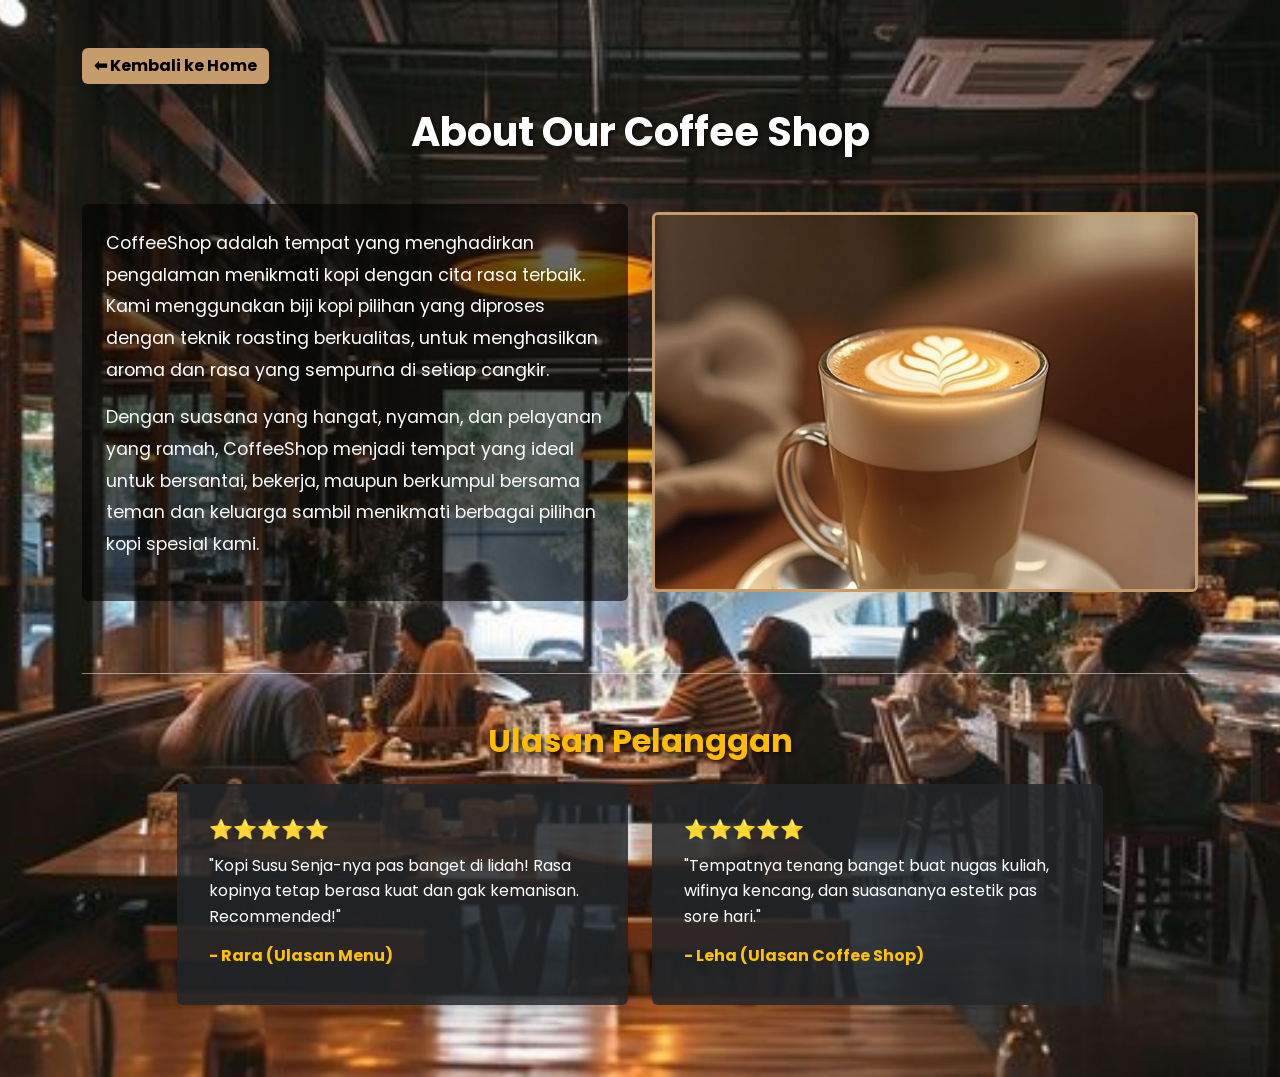
<file: about.html>
<!DOCTYPE html>
<html lang="id">
<head>
    <!-- Memperbaiki karakter aneh agar ikon panah dan bintang muncul normal -->
    <meta charset="UTF-8">
    <meta name="viewport" content="width=device-width, initial-scale=1.0">
    <title>About Us</title>

    <link href="https://cdn.jsdelivr.net/npm/bootstrap@5.3.2/dist/css/bootstrap.min.css" rel="stylesheet">
    <link rel="stylesheet" href="style.css">
</head>

<!-- Menggunakan class contact-bg dari style.css agar background otomatis memuat gambar cafe penuh -->
<body class="contact-bg">

<div class="container py-5">

    <a href="index.html" class="btn btn-warning mb-4 fw-bold">
        ⬅ Kembali ke Home
    </a>

    <h1 class="text-center text-white mb-5 fw-bold">About Our Coffee Shop</h1>

    <!-- LAYOUT ABOUT 2 KOLOM -->
    <div class="row align-items-center mb-5">

        <!-- Kolom Kiri: Berisi Teks Penjelasan dengan Background Transparan Gelap agar Mudah Dibaca -->
        <div class="col-md-6 mb-4">
            <div class="about-text p-4 rounded text-white" style="background: rgba(0, 0, 0, 0.75);">
                <p style="font-size: 1.1rem; line-height: 1.8;">
                    CoffeeShop adalah tempat yang menghadirkan pengalaman menikmati kopi dengan cita rasa terbaik. 
                    Kami menggunakan biji kopi pilihan yang diproses dengan teknik roasting berkualitas,
                    untuk menghasilkan aroma dan rasa yang sempurna di setiap cangkir.
                </p>
                <p style="font-size: 1.1rem; line-height: 1.8;" class="text-light mt-3">
                    Dengan suasana yang hangat, nyaman, dan pelayanan yang ramah, 
                    CoffeeShop menjadi tempat yang ideal untuk bersantai, bekerja, 
                    maupun berkumpul bersama teman dan keluarga sambil menikmati berbagai pilihan kopi spesial kami.
                </p>
            </div>
        </div>

        <!-- Kolom Kanan: Menampilkan Foto Produk Kopi dari Folder img Kamu -->
        <div class="col-md-6 mb-4">
            <img src="img/Caffe Latte Coffee.jpeg" alt="Caffe Latte Senja" class="img-fluid rounded shadow-lg" style="width: 100%; height: 380px; object-fit: cover; border: 3px solid #c69c6d;">
        </div>

    </div>

    <hr class="border-light my-5" style="opacity: 0.5;">

    <!-- SECTION ULASAN PELANGGAN -->
    <div class="row justify-content-center text-center text-white">
        <div class="col-12">
            <h2 class="fw-bold mb-4" style="color: #ffbc00; text-shadow: 2px 2px 4px rgba(0,0,0,0.8);">Ulasan Pelanggan</h2>
        </div>
        
        <!-- Box Ulasan 1: Tentang Menu Kopi -->
        <div class="col-md-5 mb-4">
            <div class="card text-white h-100 p-3 text-start border-0 shadow-lg" style="background: rgba(33, 37, 41, 0.85);">
                <div class="card-body">
                    <div class="text-warning mb-2" style="font-size: 1.2rem;">⭐⭐⭐⭐⭐</div>
                    <p class="card-text" style="font-size: 1rem; line-height: 1.6;">"Kopi Susu Senja-nya pas banget di lidah! Rasa kopinya tetap berasa kuat dan gak kemanisan. Recommended!"</p>
                    <h6 class="card-title fw-bold mt-3 text-warning">- Rara (Ulasan Menu)</h6>
                </div>
            </div>
        </div>
        
        <!-- Box Ulasan 2: Tentang Tempat / Coffee Shop -->
        <div class="col-md-5 mb-4">
            <div class="card text-white h-100 p-3 text-start border-0 shadow-lg" style="background: rgba(33, 37, 41, 0.85);">
                <div class="card-body">
                    <div class="text-warning mb-2" style="font-size: 1.2rem;">⭐⭐⭐⭐⭐</div>
                    <p class="card-text" style="font-size: 1rem; line-height: 1.6;">"Tempatnya tenang banget buat nugas kuliah, wifinya kencang, dan suasananya estetik pas sore hari."</p>
                    <h6 class="card-title fw-bold mt-3 text-warning">- Leha (Ulasan Coffee Shop)</h6>
                </div>
            </div>
        </div>
    </div>

</div>

</body>
</html>
</file>
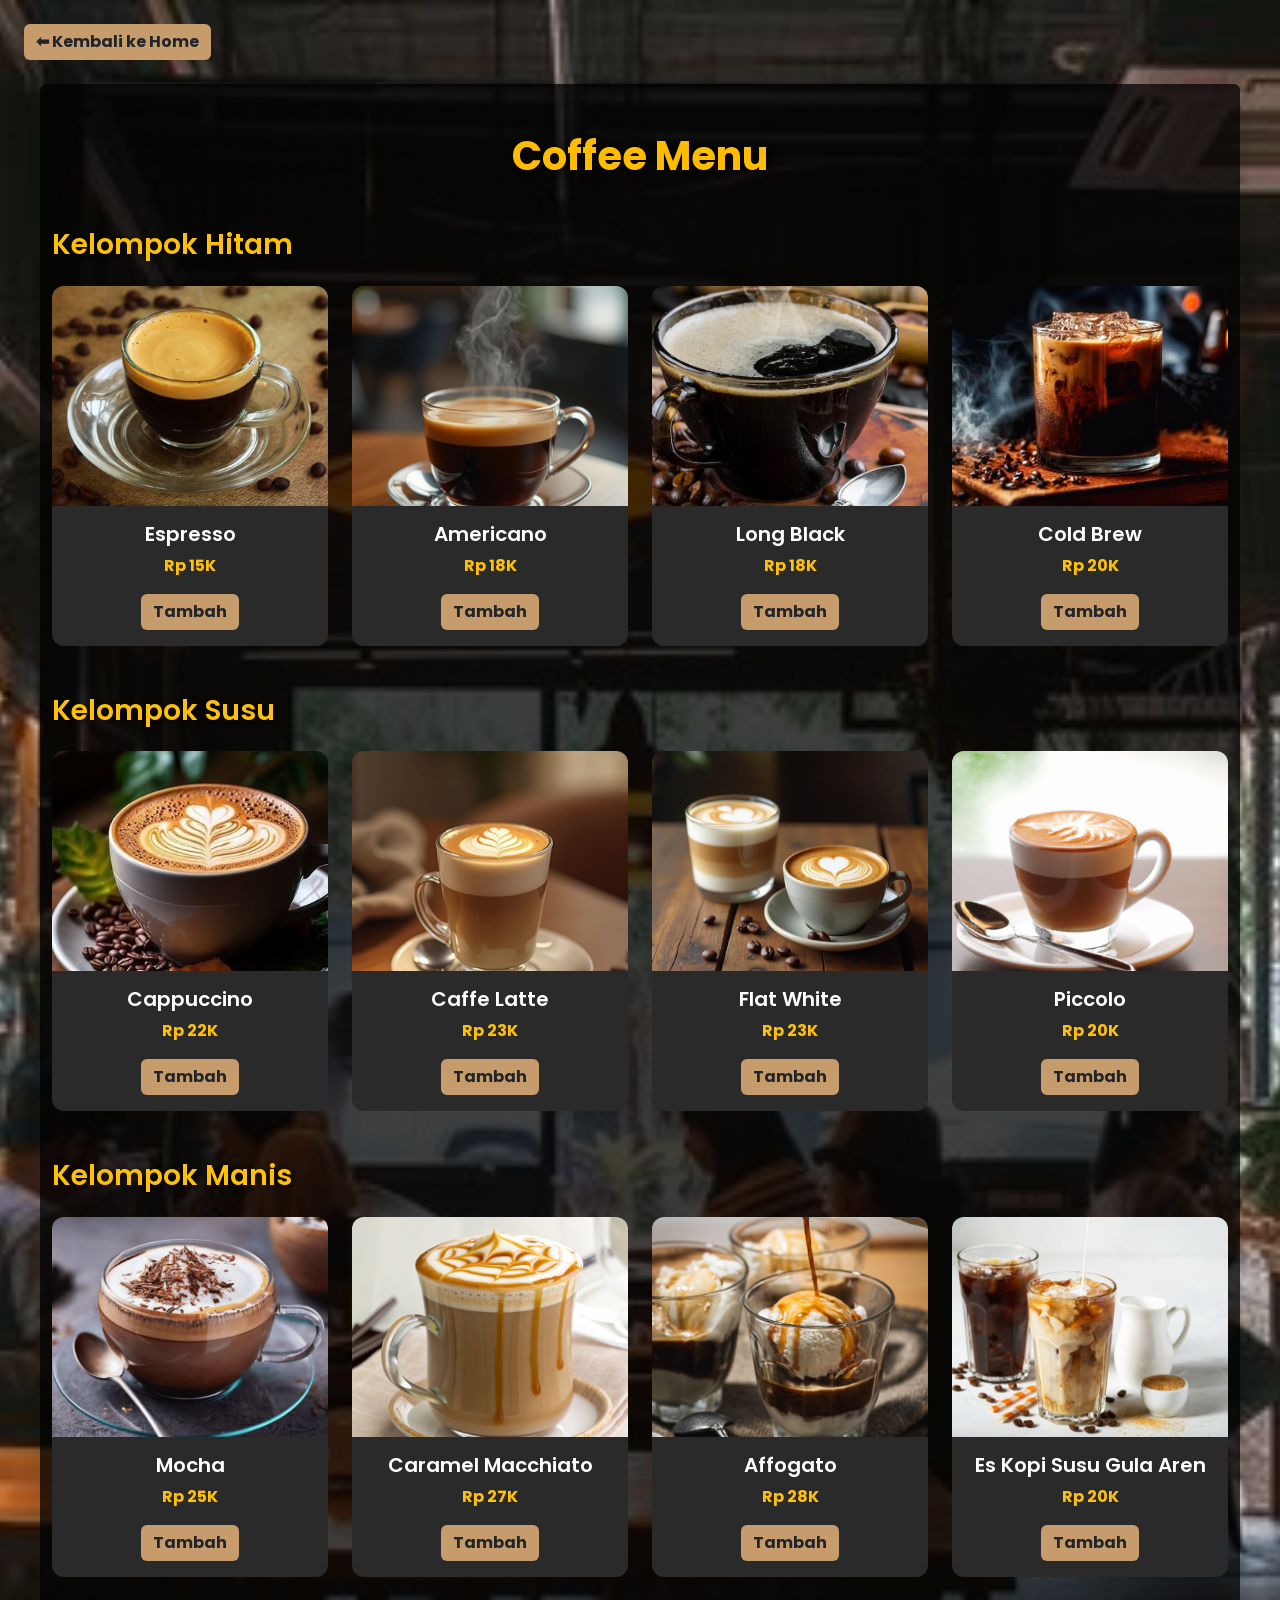
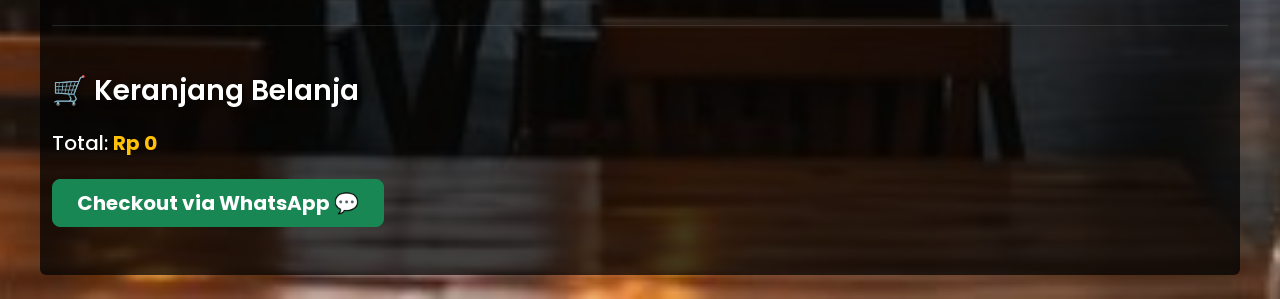
<file: katalog.html>
<!DOCTYPE html>
<html lang="id">
<head>

<meta charset="UTF-8">
<meta name="viewport" content="width=device-width, initial-scale=1">

<title>Menu Coffee</title>

<link href="https://cdn.jsdelivr.net/npm/bootstrap@5.3.2/dist/css/bootstrap.min.css" rel="stylesheet">

<link rel="stylesheet" href="style.css">

</head>

<body class="contact-bg">

<div class="container-fluid pt-4 px-4">
    <a href="index.html" class="btn btn-warning fw-bold text-dark shadow">
        ⬅ Kembali ke Home
    </a>
</div>

<div class="container py-5 my-4 rounded shadow-lg" style="background: rgba(0, 0, 0, 0.75); max-width: 1200px;">

<h1 class="text-center mb-5 text-white fw-bold" style="color: #ffbc00 !important;">Coffee Menu</h1>

<h3 class="mb-4 text-warning">Kelompok Hitam</h3>
<div class="row g-4 mb-5">

<div class="col-md-3">
<div class="card coffee-card"> <img src="img/Espresso Coffee.jpeg" class="card-img-top">
<div class="card-body text-center">
<h5>Espresso</h5>
<p class="fw-bold text-warning">Rp 15K</p>
<button class="btn btn-warning text-dark fw-bold" onclick="tambahKeranjang('Espresso',15000)">Tambah</button>
</div>
</div>
</div>

<div class="col-md-3">
<div class="card coffee-card">
<img src="img/Americano Coffee.jpeg" class="card-img-top">
<div class="card-body text-center">
<h5>Americano</h5>
<p class="fw-bold text-warning">Rp 18K</p>
<button class="btn btn-warning text-dark fw-bold" onclick="tambahKeranjang('Americano',18000)">Tambah</button>
</div>
</div>
</div>

<div class="col-md-3">
<div class="card coffee-card">
<img src="img/Long Black Coffee.jpeg" class="card-img-top">
<div class="card-body text-center">
<h5>Long Black</h5>
<p class="fw-bold text-warning">Rp 18K</p>
<button class="btn btn-warning text-dark fw-bold" onclick="tambahKeranjang('Long Black',18000)">Tambah</button>
</div>
</div>
</div>

<div class="col-md-3">
<div class="card coffee-card">
<img src="img/Cold Brew Coffee.jpeg" class="card-img-top">
<div class="card-body text-center">
<h5>Cold Brew</h5>
<p class="fw-bold text-warning">Rp 20K</p>
<button class="btn btn-warning text-dark fw-bold" onclick="tambahKeranjang('Cold Brew',20000)">Tambah</button>
</div>
</div>
</div>

</div>

<h3 class="mt-5 mb-4 text-warning">Kelompok Susu</h3>
<div class="row g-4 mb-5">

<div class="col-md-3">
<div class="card coffee-card">
<img src="img/Cappucino Coffee.jpeg" class="card-img-top">
<div class="card-body text-center">
<h5>Cappuccino</h5>
<p class="fw-bold text-warning">Rp 22K</p>
<button onclick="tambahKeranjang('Cappuccino',22000)" class="btn btn-warning text-dark fw-bold">Tambah</button>
</div>
</div>
</div>

<div class="col-md-3">
<div class="card coffee-card">
<img src="img/Caffe Latte Coffee.jpeg" class="card-img-top">
<div class="card-body text-center">
<h5>Caffe Latte</h5>
<p class="fw-bold text-warning">Rp 23K</p>
<button onclick="tambahKeranjang('Caffe Latte',23000)" class="btn btn-warning text-dark fw-bold">Tambah</button>
</div>
</div>
</div>

<div class="col-md-3">
<div class="card coffee-card">
<img src="img/Flat White Coffee.jpeg" class="card-img-top">
<div class="card-body text-center">
<h5>Flat White</h5>
<p class="fw-bold text-warning">Rp 23K</p>
<button onclick="tambahKeranjang('Flat White',23000)" class="btn btn-warning text-dark fw-bold">Tambah</button>
</div>
</div>
</div>

<div class="col-md-3">
<div class="card coffee-card">
<img src="img/Piccolo Coffee.jpeg" class="card-img-top">
<div class="card-body text-center">
<h5>Piccolo</h5>
<p class="fw-bold text-warning">Rp 20K</p>
<button onclick="tambahKeranjang('Piccolo',20000)" class="btn btn-warning text-dark fw-bold">Tambah</button>
</div>
</div>
</div>

</div>

<h3 class="mt-5 mb-4 text-warning">Kelompok Manis</h3>
<div class="row g-4 mb-5">

<div class="col-md-3">
<div class="card coffee-card">
<img src="img/Mocha Coffee.jpeg" class="card-img-top">
<div class="card-body text-center">
<h5>Mocha</h5>
<p class="fw-bold text-warning">Rp 25K</p>
<button onclick="tambahKeranjang('Mocha',25000)" class="btn btn-warning text-dark fw-bold">Tambah</button>
</div>
</div>
</div>

<div class="col-md-3">
<div class="card coffee-card">
<img src="img/Caramel Macchiato Coffee.jpeg" class="card-img-top">
<div class="card-body text-center">
<h5>Caramel Macchiato</h5>
<p class="fw-bold text-warning">Rp 27K</p>
<button onclick="tambahKeranjang('Caramel Macchiato',27000)" class="btn btn-warning text-dark fw-bold">Tambah</button>
</div>
</div>
</div>

<div class="col-md-3">
<div class="card coffee-card">
<img src="img/Affogato Coffee.jpeg" class="card-img-top">
<div class="card-body text-center">
<h5>Affogato</h5>
<p class="fw-bold text-warning">Rp 28K</p>
<button onclick="tambahKeranjang('Affogato',28000)" class="btn btn-warning text-dark fw-bold">Tambah</button>
</div>
</div>
</div>

<div class="col-md-3">
<div class="card coffee-card">
<img src="img/Es Kopi Susu Gula Aren Coffee.jpeg" class="card-img-top">
<div class="card-body text-center">
<h5>Es Kopi Susu Gula Aren</h5>
<p class="fw-bold text-warning">Rp 20K</p>
<button onclick="tambahKeranjang('Es Kopi Susu Gula Aren',20000)" class="btn btn-warning text-dark fw-bold">Tambah</button>
</div>
</div>
</div>

</div>

<hr class="border-secondary my-5">
<h3 class="mt-5 text-white">🛒 Keranjang Belanja</h3>
<ul class="list-group mb-3 text-dark" id="list-keranjang"></ul>
<h5 class="text-white">Total: <span id="total" class="text-warning fw-bold">Rp 0</span></h5>

<button class="btn btn-success mt-3 btn-lg fw-bold px-4" onclick="checkoutWA()">Checkout via WhatsApp 💬</button>

</div>

<script>
let keranjang = JSON.parse(localStorage.getItem("keranjang")) || [];

function simpan(){
localStorage.setItem("keranjang", JSON.stringify(keranjang));
}

function tambahKeranjang(nama,harga){
let item=keranjang.find(i=>i.nama===nama);
if(item){item.jumlah++;}
else{keranjang.push({nama,harga,jumlah:1});}
simpan(); tampilKeranjang();
}

function tambahJumlah(i){keranjang[i].jumlah++; simpan(); tampilKeranjang();}
function kurangJumlah(i){keranjang[i].jumlah--; if(keranjang[i].jumlah<=0){keranjang.splice(i,1);} simpan(); tampilKeranjang();}
function hapusItem(i){keranjang.splice(i,1); simpan(); tampilKeranjang();}

function tampilKeranjang(){
let list=document.getElementById("list-keranjang");
let total=0; list.innerHTML="";
keranjang.forEach((item,i)=>{
let sub=item.harga*item.jumlah; total+=sub;
list.innerHTML+=`
<li class="list-group-item bg-dark text-white border-secondary mb-2 rounded">
<div class="d-flex justify-content-between align-items-center">
<strong>${item.nama}</strong><span class="text-warning fw-bold">Rp ${sub}</span>
</div>
<div class="d-flex justify-content-between mt-2">
<div>
<button class="btn btn-sm btn-danger fw-bold" onclick="kurangJumlah(${i})">-</button>
<span class="mx-3">${item.jumlah}</span>
<button class="btn btn-sm btn-success fw-bold" onclick="tambahJumlah(${i})">+</button>
</div>
<button class="btn btn-sm btn-outline-light" onclick="hapusItem(${i})">❌ Hapus</button>
</div>
</li>`;
});
document.getElementById("total").innerText="Rp "+total;
}

function checkoutWA(){
let data = encodeURIComponent(JSON.stringify(keranjang));
window.location.href = "order.php?data=" + data;
}
tampilKeranjang();
</script>

</body>
</html>
</file>
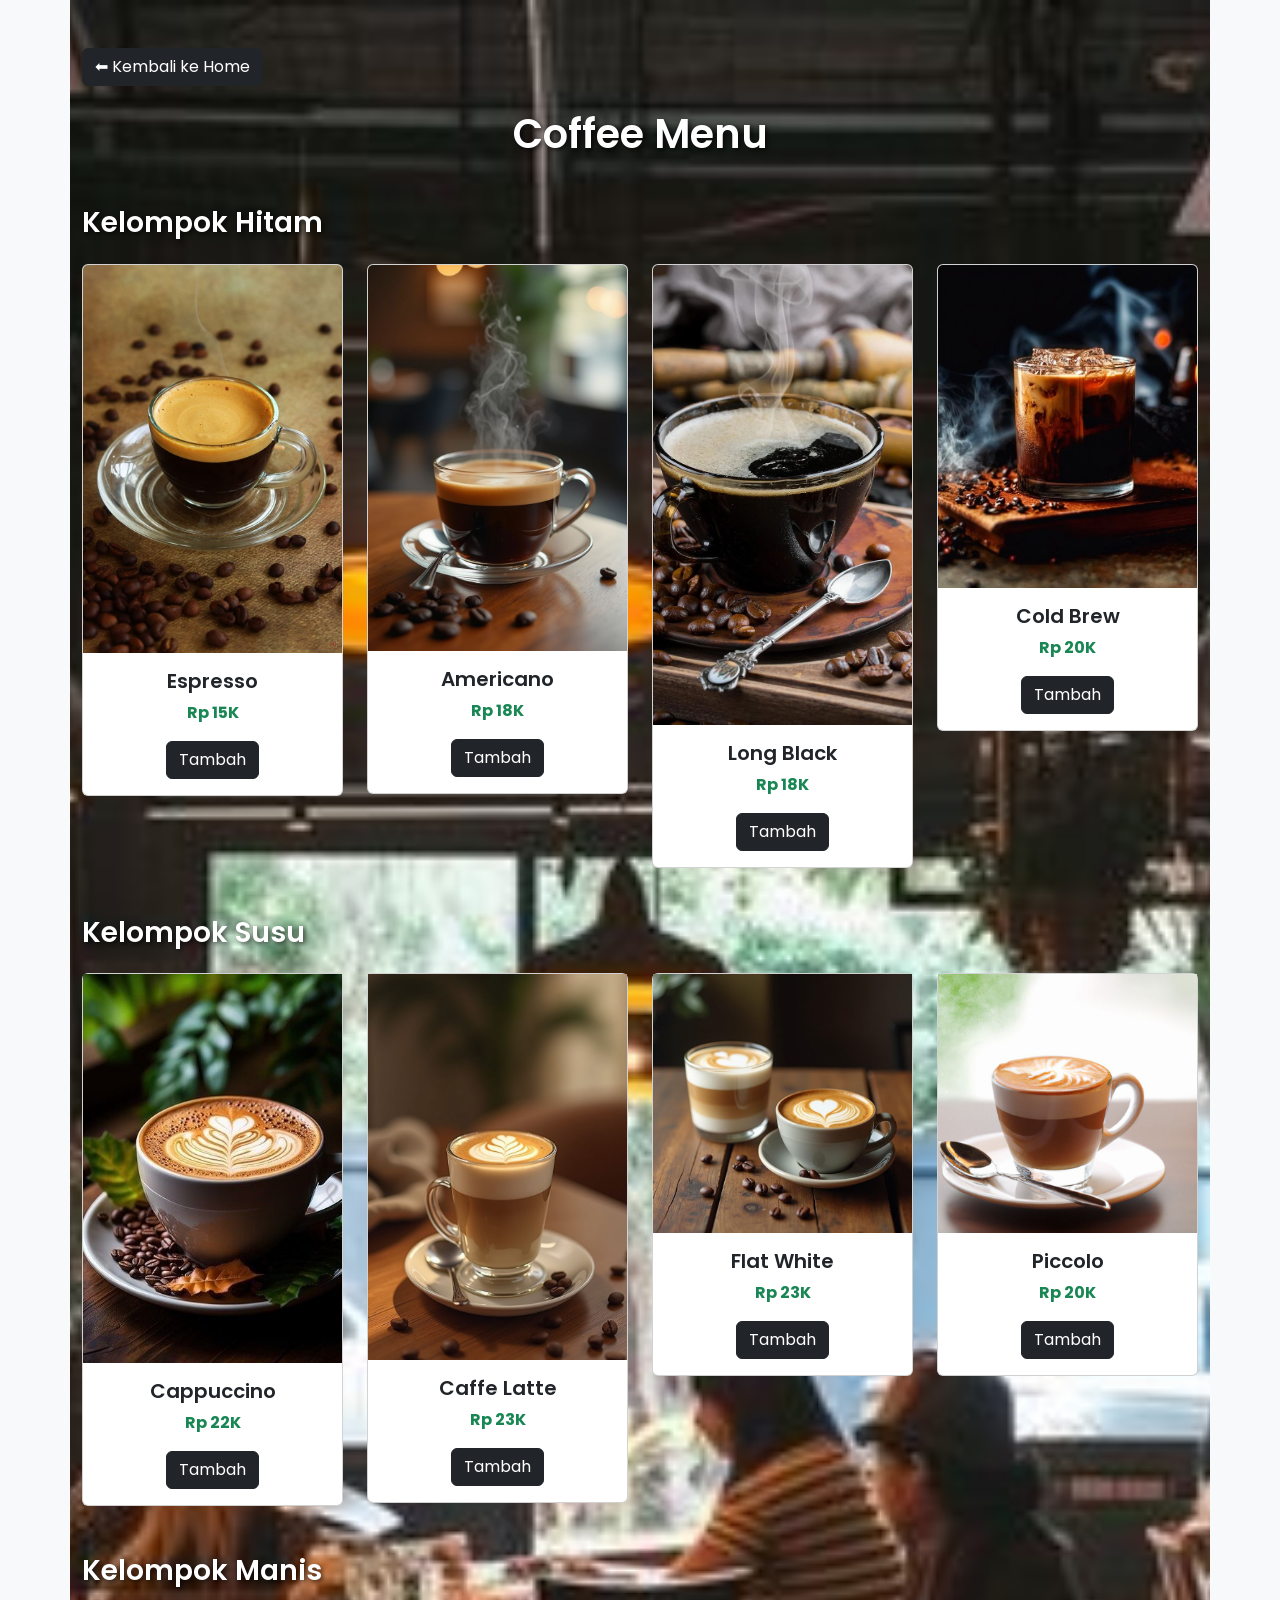
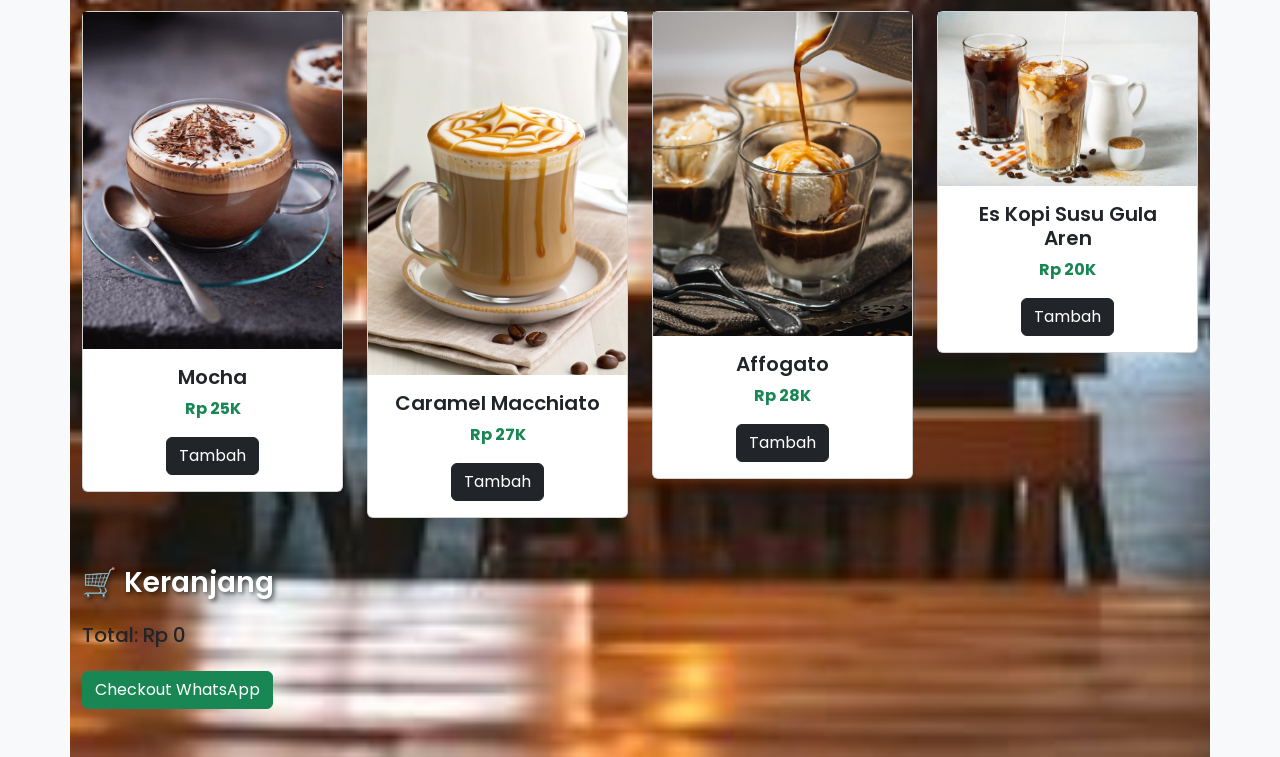
<file: Coffee_Shop/katalog.html>
<!DOCTYPE html>
<html lang="id">
<head>

<meta charset="UTF-8">
<meta name="viewport" content="width=device-width, initial-scale=1">

<title>Menu Coffee</title>

<link href="https://cdn.jsdelivr.net/npm/bootstrap@5.3.2/dist/css/bootstrap.min.css" rel="stylesheet">

<link rel="stylesheet" href="style.css">

</head>

<body>

<div class="container py-5">

<a href="index.html" class="btn btn-dark mb-4">
⬅ Kembali ke Home
</a>

<h1 class="text-center mb-5">Coffee Menu</h1>

<!-- HITAM -->
<h3 class="mb-4">Kelompok Hitam</h3>
<div class="row g-4">

<!-- ESPRESSO -->
<div class="col-md-3">
<div class="card">
<img src="img/Espresso Coffee.jpeg" class="card-img-top">
<div class="card-body text-center">
<h5>Espresso</h5>
<p class="fw-bold text-success">Rp 15K</p>
<button class="btn btn-dark" onclick="tambahKeranjang('Espresso',15000)">Tambah</button>
</div>
</div>
</div>

<!-- AMERICANO -->
<div class="col-md-3">
<div class="card">
<img src="img/Americano Coffee.jpeg" class="card-img-top">
<div class="card-body text-center">
<h5>Americano</h5>
<p class="fw-bold text-success">Rp 18K</p>
<button class="btn btn-dark" onclick="tambahKeranjang('Americano',18000)">Tambah</button>
</div>
</div>
</div>

<!-- LONG BLACK -->
<div class="col-md-3">
<div class="card">
<img src="img/Long Black Coffee.jpeg" class="card-img-top">
<div class="card-body text-center">
<h5>Long Black</h5>
<p class="fw-bold text-success">Rp 18K</p>
<button class="btn btn-dark" onclick="tambahKeranjang('Long Black',18000)">Tambah</button>
</div>
</div>
</div>

<!-- COLD BREW -->
<div class="col-md-3">
<div class="card">
<img src="img/Cold Brew Coffee.jpeg" class="card-img-top">
<div class="card-body text-center">
<h5>Cold Brew</h5>
<p class="fw-bold text-success">Rp 20K</p>
<button class="btn btn-dark" onclick="tambahKeranjang('Cold Brew',20000)">Tambah</button>
</div>
</div>
</div>

</div>

<!-- SUSU -->
<h3 class="mt-5 mb-4">Kelompok Susu</h3>
<div class="row g-4">

<div class="col-md-3">
<div class="card">
<img src="img/Cappucino Coffee.jpeg">
<div class="card-body text-center">
<h5>Cappuccino</h5>
<p class="fw-bold text-success">Rp 22K</p>
<button onclick="tambahKeranjang('Cappuccino',22000)" class="btn btn-dark">Tambah</button>
</div>
</div>
</div>

<div class="col-md-3">
<div class="card">
<img src="img/Caffe Latte Coffee.jpeg">
<div class="card-body text-center">
<h5>Caffe Latte</h5>
<p class="fw-bold text-success">Rp 23K</p>
<button onclick="tambahKeranjang('Caffe Latte',23000)" class="btn btn-dark">Tambah</button>
</div>
</div>
</div>

<div class="col-md-3">
<div class="card">
<img src="img/Flat White Coffee.jpeg">
<div class="card-body text-center">
<h5>Flat White</h5>
<p class="fw-bold text-success">Rp 23K</p>
<button onclick="tambahKeranjang('Flat White',23000)" class="btn btn-dark">Tambah</button>
</div>
</div>
</div>

<div class="col-md-3">
<div class="card">
<img src="img/Piccolo Coffee.jpeg">
<div class="card-body text-center">
<h5>Piccolo</h5>
<p class="fw-bold text-success">Rp 20K</p>
<button onclick="tambahKeranjang('Piccolo',20000)" class="btn btn-dark">Tambah</button>
</div>
</div>
</div>

</div>

<!-- MANIS -->
<h3 class="mt-5 mb-4">Kelompok Manis</h3>
<div class="row g-4">

<div class="col-md-3">
<div class="card">
<img src="img/Mocha Coffee.jpeg">
<div class="card-body text-center">
<h5>Mocha</h5>
<p class="fw-bold text-success">Rp 25K</p>
<button onclick="tambahKeranjang('Mocha',25000)" class="btn btn-dark">Tambah</button>
</div>
</div>
</div>

<div class="col-md-3">
<div class="card">
<img src="img/Caramel Macchiato Coffee.jpeg">
<div class="card-body text-center">
<h5>Caramel Macchiato</h5>
<p class="fw-bold text-success">Rp 27K</p>
<button onclick="tambahKeranjang('Caramel Macchiato',27000)" class="btn btn-dark">Tambah</button>
</div>
</div>
</div>

<div class="col-md-3">
<div class="card">
<img src="img/Affogato Coffee.jpeg">
<div class="card-body text-center">
<h5>Affogato</h5>
<p class="fw-bold text-success">Rp 28K</p>
<button onclick="tambahKeranjang('Affogato',28000)" class="btn btn-dark">Tambah</button>
</div>
</div>
</div>

<div class="col-md-3">
<div class="card">
<img src="img/Es Kopi Susu Gula Aren Coffee.jpeg">
<div class="card-body text-center">
<h5>Es Kopi Susu Gula Aren</h5>
<p class="fw-bold text-success">Rp 20K</p>
<button onclick="tambahKeranjang('Es Kopi Susu Gula Aren',20000)" class="btn btn-dark">Tambah</button>
</div>
</div>
</div>

</div>

<!-- KERANJANG -->
<h3 class="mt-5">🛒 Keranjang</h3>
<ul class="list-group mb-3" id="list-keranjang"></ul>
<h5>Total: <span id="total">Rp 0</span></h5>

<button class="btn btn-success mt-3" onclick="checkoutWA()">Checkout WhatsApp</button>

</div>

<script>
let keranjang = JSON.parse(localStorage.getItem("keranjang")) || [];

function simpan(){
localStorage.setItem("keranjang", JSON.stringify(keranjang));
}

function tambahKeranjang(nama,harga){
let item=keranjang.find(i=>i.nama===nama);
if(item){item.jumlah++;}
else{keranjang.push({nama,harga,jumlah:1});}
simpan(); tampilKeranjang();
}

function tambahJumlah(i){keranjang[i].jumlah++; simpan(); tampilKeranjang();}
function kurangJumlah(i){keranjang[i].jumlah--; if(keranjang[i].jumlah<=0){keranjang.splice(i,1);} simpan(); tampilKeranjang();}
function hapusItem(i){keranjang.splice(i,1); simpan(); tampilKeranjang();}

function tampilKeranjang(){
let list=document.getElementById("list-keranjang");
let total=0; list.innerHTML="";
keranjang.forEach((item,i)=>{
let sub=item.harga*item.jumlah; total+=sub;
list.innerHTML+=`
<li class="list-group-item">
<div class="d-flex justify-content-between">
<strong>${item.nama}</strong><span>Rp ${sub}</span>
</div>
<div class="d-flex justify-content-between mt-2">
<div>
<button class="btn btn-sm btn-danger" onclick="kurangJumlah(${i})">-</button>
<span class="mx-2">${item.jumlah}</span>
<button class="btn btn-sm btn-success" onclick="tambahJumlah(${i})">+</button>
</div>
<button class="btn btn-sm btn-outline-danger" onclick="hapusItem(${i})">❌</button>
</div>
</li>`;
});
document.getElementById("total").innerText="Rp "+total;
}

function checkoutWA(){
let data = encodeURIComponent(JSON.stringify(keranjang));
window.location.href = "order.php?data=" + data;
}
tampilKeranjang();
</script>

</body>
</html>
</file>
<file: style.css>
/* =======================
FONT
======================= */

@import url('https://fonts.googleapis.com/css2?family=Poppins:wght@300;400;500;600&display=swap');

body{
font-family:'Poppins',sans-serif;
background:#1a1a1a; /* Diubah jadi gelap agar serasi dengan tema dark mode Senja Coffee */
margin:0;
padding:0;
}


/* =======================
NAVBAR
======================= */

.navbar{
box-shadow:0 3px 10px rgba(0,0,0,0.3);
}

.navbar-brand{
font-size:22px;
font-weight:600;
letter-spacing:1px;
}


/* =======================
HERO SECTION
======================= */

.hero{
background:url("img/Background Home Coffee.jpeg");
background-size:cover;
background-position:center;
height:90vh;
display:flex;
align-items:center;
color:white;
}

.hero-text{
background:rgba(0,0,0,0.55);
padding:40px;
border-radius:10px;
max-width:500px;
}


/* =======================
BUTTON
======================= */

.btn-warning{
background:#c69c6d;
border:none;
}

.btn-warning:hover{
background:#a67c52;
}


/* =======================
CARD COFFEE MENU & REVISI 5 (UK LAYOUT COFFEE NYA)
======================= */

.coffee-card{
border:none;
border-radius:12px;
overflow:hidden;
transition:0.3s;
background:#2a2a2a; /* Menyesuaikan tema gelap */
color:white;
}

/* Mengunci ukuran layout semua gambar kopi agar seragam, rata, dan tidak gepeng */
.coffee-card img,
.card-img-top,
.menu-item img,
.katalog-item img {
width: 100%;
height: 220px !important; /* Tinggi dikunci rata 220px sesuai standard layout yang pas */
object-fit: cover !important; /* Gambar otomatis dipotong proporsional, anti-gepeng */
}

.coffee-card:hover{
transform:translateY(-10px);
box-shadow:0 10px 25px rgba(0,0,0,0.4);
}

.card-body h5{
font-weight:600;
}


/* =======================
MENU TITLE
======================= */

h1,h2,h3{
font-weight:600;
color:white;
text-shadow:2px 2px 5px rgba(0,0,0,0.7);
}


/* =======================
LIST GROUP
======================= */

.list-group-item{
padding:12px;
font-size:16px;
}


/* =======================
FORM
======================= */

input, textarea{
border-radius:8px !important;
border:1px solid #444;
padding:10px;
background:#2b2b2b;
color:white;
}

input:focus, textarea:focus{
border-color:#c69c6d;
box-shadow:none;
background:#333;
color:white;
}


/* =======================
CONTACT SECTION
======================= */

.contact-box{
background:#2a2a2a;
padding:30px;
border-radius:10px;
box-shadow:0 5px 15px rgba(0,0,0,0.3);
color:white;
}


/* =======================
ADMIN DASHBOARD
======================= */

.admin-card{
border:none;
border-radius:10px;
transition:0.3s;
}

.admin-card:hover{
transform:translateY(-5px);
box-shadow:0 10px 20px rgba(0,0,0,0.2);
}

.admin-card h3{
font-weight:600;
}


/* =======================
TABLE ADMIN
======================= */

.table{
background:white;
border-radius:10px;
overflow:hidden;
}

.table th{
background:#212529;
color:white;
text-align:center;
}

.table td{
vertical-align:middle;
text-align:center;
}


/* =======================
FOOTER
======================= */

footer{
background:#212529;
color:white;
text-align:center;
padding:15px;
margin-top:50px;
font-size:14px;
}

/* =======================
BACKGROUND MENU KATALOG
======================= */

.container{
background-size:cover;
background-position:center;
background-repeat:no-repeat;
min-height:100vh;
}

/* =======================
BACKGROUND LOGIN ADMIN
======================= */

.login-bg{
background-image:url("img/Background\ Home\ Coffee.jpeg");
background-size:cover;
background-position:center;
background-repeat:no-repeat;
height:100vh;
display:flex;
align-items:center;
justify-content:center;
}

/* =======================
BACKGROUND CONTACT
======================= */

.contact-bg{
background-image:url("img/Background\ Home\ Coffee.jpeg");
background-size:cover;
background-position:center;
background-repeat:no-repeat;
min-height:100vh;
}

/* =======================
ABOUT TEXT (REVISI POIN 4)
======================= */

.about-text{
background:rgba(0,0,0,0.6) !important;
padding:30px;
border-radius:10px;
text-align:left; /* Diubah ke kiri agar rapi saat bersandingan dengan gambar */
}

.about-text p{
line-height:1.8;
font-size:16px;
}

/* =======================
RESPONSIVE
======================= */

@media(max-width:768px){

.hero{
height:60vh;
}

.hero-text{
padding:20px;
}

/* Mengunci tinggi gambar menu di HP agar tetap konsisten rata */
.coffee-card img,
.card-img-top,
.menu-item img,
.katalog-item img {
height: 180px !important;
}

}
</file>
<file: Coffee_Shop/style.css>
/* =======================
FONT
======================= */

@import url('https://fonts.googleapis.com/css2?family=Poppins:wght@300;400;500;600&display=swap');

body{
font-family:'Poppins',sans-serif;
background:#f8f9fa;
margin:0;
padding:0;
}


/* =======================
NAVBAR
======================= */

.navbar{
box-shadow:0 3px 10px rgba(0,0,0,0.1);
}

.navbar-brand{
font-size:22px;
font-weight:600;
letter-spacing:1px;
}


/* =======================
HERO SECTION
======================= */

.hero{
background:url("img/Background Home Coffee.jpeg");
background-size:cover;
background-position:center;
height:90vh;
display:flex;
align-items:center;
color:white;
}

.hero-text{
background:rgba(0,0,0,0.55);
padding:40px;
border-radius:10px;
max-width:500px;
}


/* =======================
BUTTON
======================= */

.btn-warning{
background:#c69c6d;
border:none;
}

.btn-warning:hover{
background:#a67c52;
}


/* =======================
CARD COFFEE MENU
======================= */

.coffee-card{
border:none;
border-radius:12px;
overflow:hidden;
transition:0.3s;
}

.coffee-card img{
height:200px;
object-fit:cover;
}

.coffee-card:hover{
transform:translateY(-10px);
box-shadow:0 10px 25px rgba(0,0,0,0.2);
}

.card-body h5{
font-weight:600;
}


/* =======================
MENU TITLE
======================= */

h1,h2,h3{
font-weight:600;
color:white;
text-shadow:2px 2px 5px rgba(0,0,0,0.7);
}


/* =======================
LIST GROUP
======================= */

.list-group-item{
padding:12px;
font-size:16px;
}


/* =======================
FORM
======================= */

input, textarea{
border-radius:8px !important;
border:1px solid #ddd;
padding:10px;
}

input:focus, textarea:focus{
border-color:#c69c6d;
box-shadow:none;
}


/* =======================
CONTACT SECTION
======================= */

.contact-box{
background:white;
padding:30px;
border-radius:10px;
box-shadow:0 5px 15px rgba(0,0,0,0.1);
}


/* =======================
ADMIN DASHBOARD
======================= */

.admin-card{
border:none;
border-radius:10px;
transition:0.3s;
}

.admin-card:hover{
transform:translateY(-5px);
box-shadow:0 10px 20px rgba(0,0,0,0.2);
}

.admin-card h3{
font-weight:600;
}


/* =======================
TABLE ADMIN
======================= */

.table{
background:white;
border-radius:10px;
overflow:hidden;
}

.table th{
background:#212529;
color:white;
text-align:center;
}

.table td{
vertical-align:middle;
text-align:center;
}


/* =======================
FOOTER
======================= */

footer{
background:#212529;
color:white;
text-align:center;
padding:15px;
margin-top:50px;
font-size:14px;
}

/* =======================
BACKGROUND MENU KATALOG
======================= */

.container{
background-image:url("img/Background\ Home\ Coffee.jpeg");
background-size:cover;
background-position:center;
background-repeat:no-repeat;
min-height:100vh;
}

/* =======================
BACKGROUND LOGIN ADMIN
======================= */

.login-bg{
background-image:url("img/Background\ Home\ Coffee.jpeg");
background-size:cover;
background-position:center;
background-repeat:no-repeat;
height:100vh;
display:flex;
align-items:center;
justify-content:center;
}

/* =======================
BACKGROUND CONTACT
======================= */

.contact-bg{
background-image:url("img/Background\ Home\ Coffee.jpeg");
background-size:cover;
background-position:center;
background-repeat:no-repeat;
min-height:100vh;
}

/* =======================
ABOUT TEXT
======================= */

.about-text{
max-width:700px;
margin:auto;
text-align:center;
background:rgba(0,0,0,0.5);
padding:30px;
border-radius:10px;
}

.about-text p{
line-height:1.8;
font-size:18px;
}

/* =======================
RESPONSIVE
======================= */

@media(max-width:768px){

.hero{
height:60vh;
}

.hero-text{
padding:20px;
}

.coffee-card img{
height:160px;
}

}
</file>
